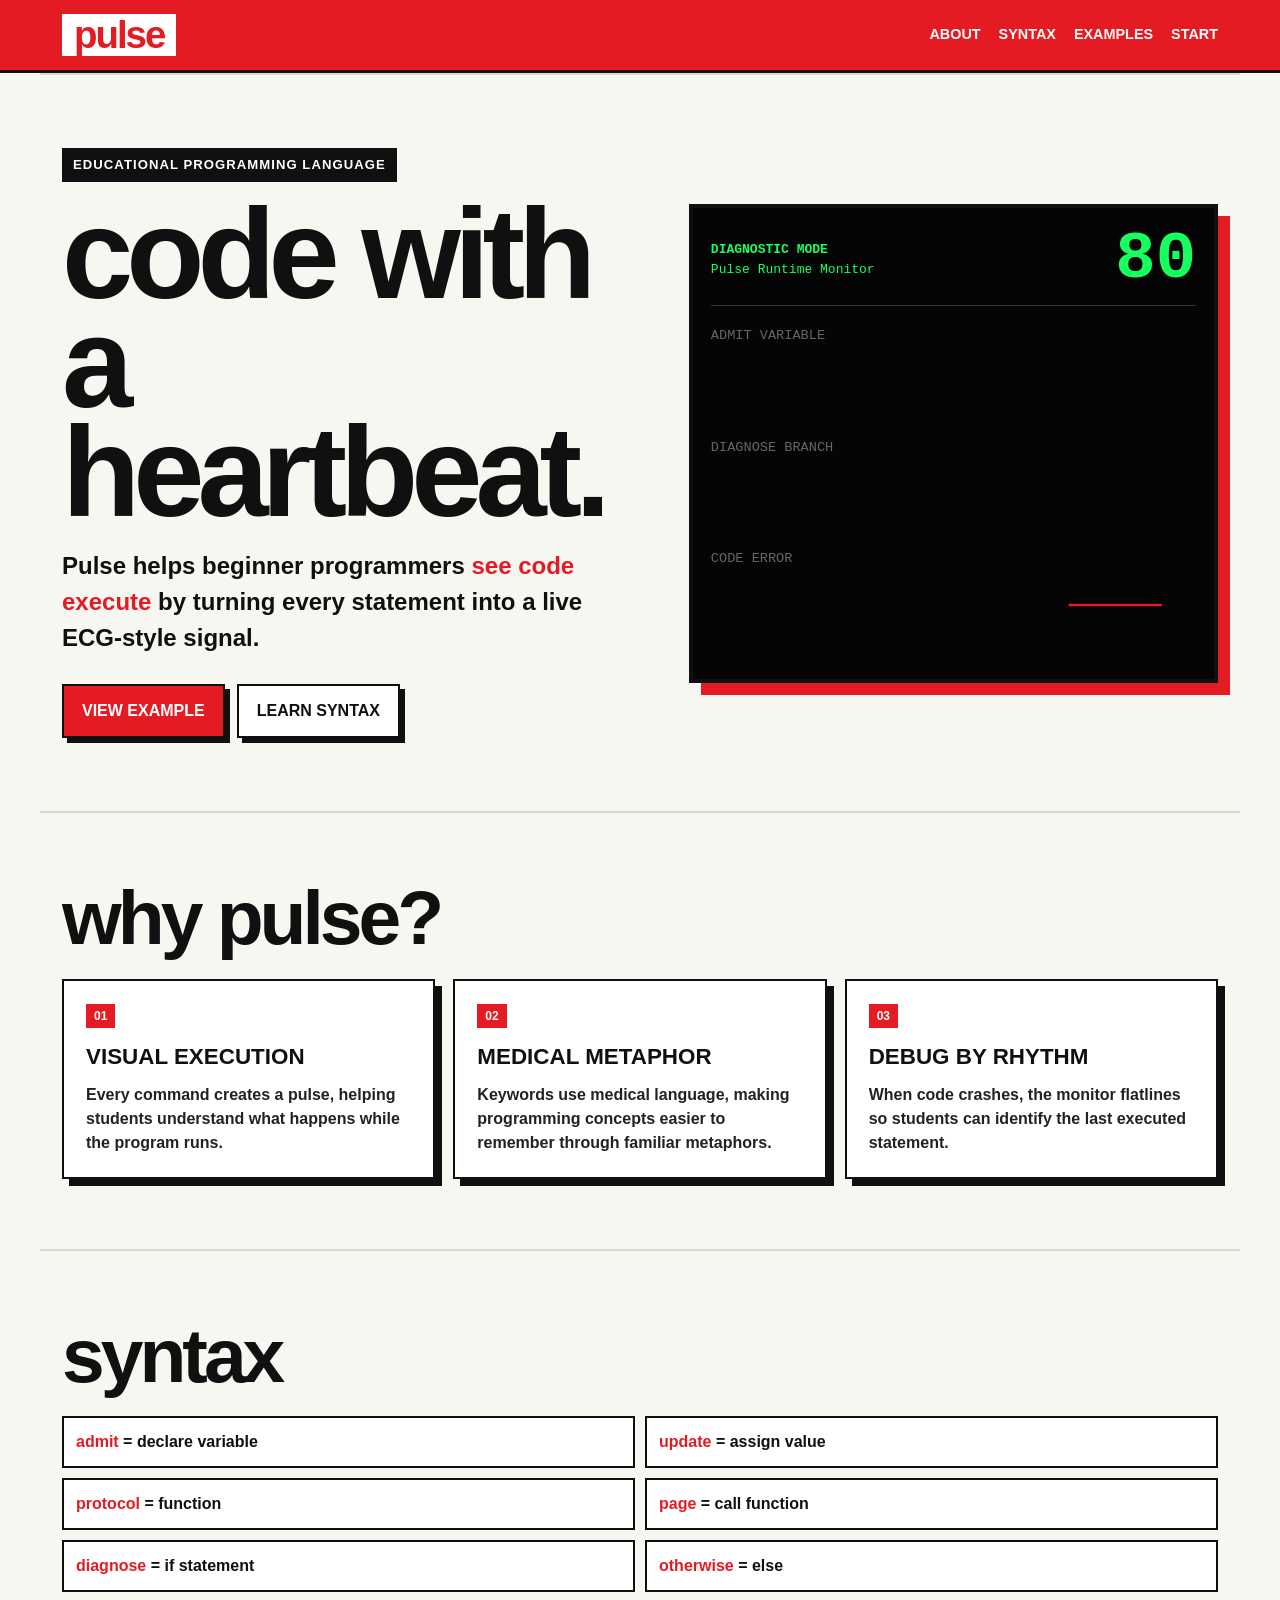
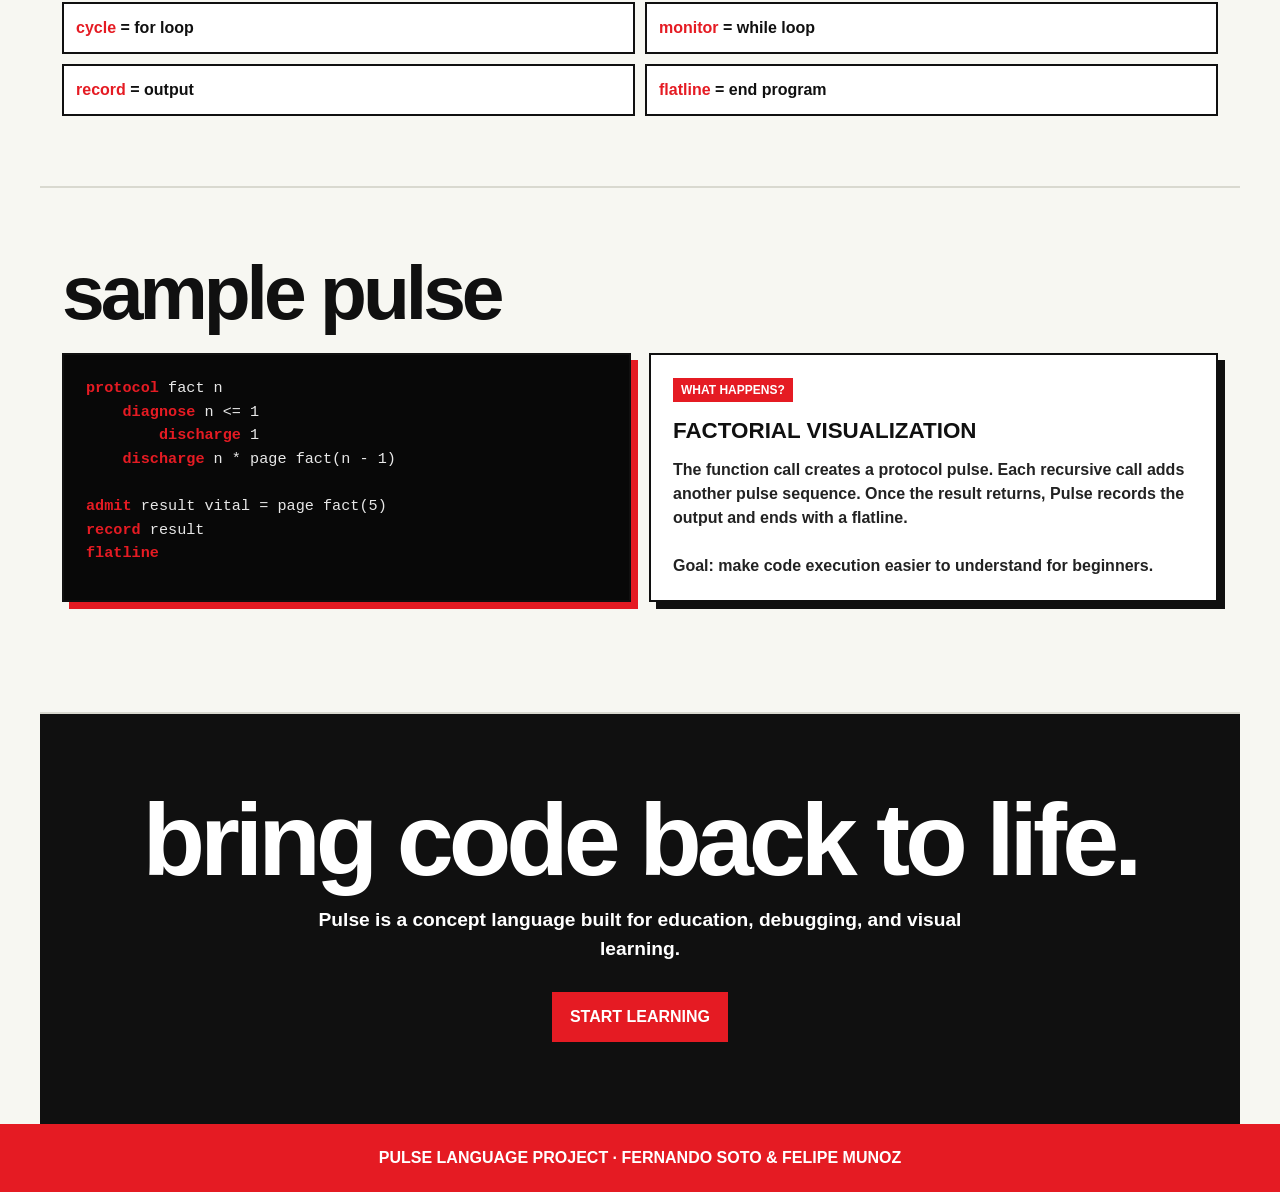
<file: index.html>
<!DOCTYPE html>
<html lang="en">
<head>
  <meta charset="UTF-8" />
  <meta name="viewport" content="width=device-width, initial-scale=1.0" />
  <title>Pulse Programming Language</title>
  <style>
    * {
      margin: 0;
      padding: 0;
      box-sizing: border-box;
    }

    :root {
      --bg: #f7f7f2;
      --ink: #101010;
      --red: #e51b23;
      --green: #16ff5f;
      --cyan: #00d9ff;
      --purple: #d85cff;
      --muted: #666;
      --line: #d9d9d0;
      --monitor: #050505;
    }

    html {
      scroll-behavior: smooth;
    }

    body {
      font-family: Arial, Helvetica, sans-serif;
      background: var(--bg);
      color: var(--ink);
      line-height: 1.5;
    }

    .top-bar {
      position: sticky;
      top: 0;
      z-index: 50;
      background: var(--red);
      color: white;
      border-bottom: 3px solid var(--ink);
    }

    .nav {
      max-width: 1200px;
      margin: 0 auto;
      padding: 14px 22px;
      display: flex;
      align-items: center;
      justify-content: space-between;
      gap: 20px;
    }

    .brand {
      font-size: clamp(1.7rem, 3vw, 2.6rem);
      font-weight: 900;
      letter-spacing: -2px;
      background: white;
      color: var(--red);
      padding: 2px 12px;
      line-height: 1;
      text-transform: lowercase;
    }

    .nav-links {
      display: flex;
      gap: 18px;
      flex-wrap: wrap;
      justify-content: flex-end;
    }

    .nav-links a {
      color: white;
      text-decoration: none;
      font-weight: 700;
      font-size: 0.9rem;
      text-transform: uppercase;
    }

    .nav-links a:hover {
      text-decoration: underline;
    }

    .hero {
      min-height: 82vh;
      display: grid;
      grid-template-columns: 1.05fr 0.95fr;
      align-items: center;
      max-width: 1200px;
      margin: 0 auto;
      padding: 70px 22px;
      gap: 42px;
    }

    .eyebrow {
      display: inline-block;
      background: var(--ink);
      color: white;
      padding: 7px 11px;
      font-size: 0.82rem;
      font-weight: 800;
      letter-spacing: 0.08em;
      text-transform: uppercase;
      margin-bottom: 18px;
    }

    h1 {
      font-size: clamp(4rem, 10vw, 9rem);
      line-height: 0.85;
      letter-spacing: -7px;
      text-transform: lowercase;
      margin-bottom: 22px;
    }

    .hero-copy {
      max-width: 660px;
      font-size: clamp(1.1rem, 2vw, 1.5rem);
      font-weight: 700;
      margin-bottom: 28px;
    }

    .hero-copy span {
      color: var(--red);
    }

    .button-row {
      display: flex;
      flex-wrap: wrap;
      gap: 12px;
    }

    .btn {
      display: inline-block;
      padding: 13px 18px;
      border: 2px solid var(--ink);
      text-decoration: none;
      color: var(--ink);
      font-weight: 900;
      text-transform: uppercase;
      box-shadow: 5px 5px 0 var(--ink);
      transition: 0.15s ease;
      background: white;
    }

    .btn:hover {
      transform: translate(3px, 3px);
      box-shadow: 2px 2px 0 var(--ink);
    }

    .btn.primary {
      background: var(--red);
      color: white;
    }

    .monitor-card {
      background: var(--monitor);
      color: white;
      border: 4px solid var(--ink);
      box-shadow: 12px 12px 0 var(--red);
      padding: 18px;
      min-height: 390px;
    }

    .monitor-top {
      display: flex;
      justify-content: space-between;
      align-items: center;
      border-bottom: 1px solid #333;
      padding-bottom: 12px;
      margin-bottom: 18px;
      font-family: monospace;
      color: var(--green);
    }

    .bpm {
      font-size: 4.2rem;
      line-height: 1;
      color: var(--green);
      font-weight: 900;
    }

    .wave-row {
      margin: 20px 0;
    }

    .wave-label {
      font-family: monospace;
      color: var(--muted);
      font-size: 0.85rem;
      margin-bottom: 6px;
      text-transform: uppercase;
    }

    svg {
      width: 100%;
      height: 58px;
      overflow: visible;
    }

    .pulse-line {
      fill: none;
      stroke-width: 3;
      stroke-linecap: round;
      stroke-linejoin: round;
      stroke-dasharray: 700;
      stroke-dashoffset: 700;
      animation: draw 3s infinite linear;
    }

    .green { stroke: var(--green); }
    .cyan { stroke: var(--cyan); }
    .purple { stroke: var(--purple); }
    .red { stroke: var(--red); }

    @keyframes draw {
      to { stroke-dashoffset: 0; }
    }

    section {
      max-width: 1200px;
      margin: 0 auto;
      padding: 70px 22px;
      border-top: 2px solid var(--line);
    }

    .section-title {
      font-size: clamp(2.4rem, 6vw, 5.5rem);
      line-height: 0.9;
      letter-spacing: -4px;
      text-transform: lowercase;
      margin-bottom: 26px;
    }

    .grid-3 {
      display: grid;
      grid-template-columns: repeat(3, 1fr);
      gap: 18px;
    }

    .card {
      background: white;
      border: 2px solid var(--ink);
      padding: 22px;
      box-shadow: 7px 7px 0 var(--ink);
    }

    .card h3 {
      font-size: 1.4rem;
      margin-bottom: 10px;
      text-transform: uppercase;
    }

    .card p,
    .card li {
      color: #222;
      font-weight: 600;
    }

    .tag {
      display: inline-block;
      background: var(--red);
      color: white;
      font-weight: 900;
      padding: 3px 8px;
      margin-bottom: 12px;
      font-size: 0.75rem;
      text-transform: uppercase;
    }

    .code-layout {
      display: grid;
      grid-template-columns: 1fr 1fr;
      gap: 18px;
      align-items: stretch;
    }

    pre {
      background: #080808;
      color: #e8e8e8;
      border: 2px solid var(--ink);
      padding: 22px;
      overflow-x: auto;
      min-height: 100%;
      font-size: 0.95rem;
      line-height: 1.55;
      box-shadow: 7px 7px 0 var(--red);
    }

    code {
      font-family: Consolas, Monaco, monospace;
    }

    .keyword {
      color: var(--red);
      font-weight: bold;
    }

    .keyword-list {
      list-style: none;
      display: grid;
      grid-template-columns: repeat(2, 1fr);
      gap: 10px;
    }

    .keyword-list li {
      background: white;
      border: 2px solid var(--ink);
      padding: 12px;
      font-weight: 800;
    }

    .keyword-list span {
      color: var(--red);
    }

    .cta {
      background: var(--ink);
      color: white;
      text-align: center;
      padding: 80px 22px;
      margin-top: 40px;
    }

    .cta h2 {
      font-size: clamp(2.8rem, 8vw, 7rem);
      letter-spacing: -5px;
      line-height: 0.9;
      margin-bottom: 20px;
      text-transform: lowercase;
    }

    .cta p {
      font-size: 1.2rem;
      max-width: 720px;
      margin: 0 auto 26px;
      font-weight: 700;
    }

    footer {
      background: var(--red);
      color: white;
      text-align: center;
      padding: 22px;
      font-weight: 900;
      text-transform: uppercase;
    }

    @media (max-width: 850px) {
      .hero,
      .code-layout,
      .grid-3 {
        grid-template-columns: 1fr;
      }

      .nav {
        align-items: flex-start;
        flex-direction: column;
      }

      h1 {
        letter-spacing: -4px;
      }

      .keyword-list {
        grid-template-columns: 1fr;
      }
    }
  </style>
</head>
<body>
  <header class="top-bar">
    <nav class="nav">
      <div class="brand">pulse</div>
      <div class="nav-links">
        <a href="#about">About</a>
        <a href="#syntax">Syntax</a>
        <a href="#examples">Examples</a>
        <a href="#download">Start</a>
      </div>
    </nav>
  </header>

  <main>
    <section class="hero">
      <div>
        <span class="eyebrow">educational programming language</span>
        <h1>code with a heartbeat.</h1>
        <p class="hero-copy">
          Pulse helps beginner programmers <span>see code execute</span> by turning every statement into a live ECG-style signal.
        </p>
        <div class="button-row">
          <a class="btn primary" href="#examples">View Example</a>
          <a class="btn" href="#syntax">Learn Syntax</a>
        </div>
      </div>

      <aside class="monitor-card" aria-label="ECG visualization preview">
        <div class="monitor-top">
          <div>
            <strong>DIAGNOSTIC MODE</strong><br />
            Pulse Runtime Monitor
          </div>
          <div class="bpm">80</div>
        </div>

        <div class="wave-row">
          <div class="wave-label">admit variable</div>
          <svg viewBox="0 0 500 70">
            <path class="pulse-line green" d="M0 35 L50 35 L65 10 L80 60 L95 35 L160 35 L175 15 L190 55 L205 35 L285 35 L300 8 L315 62 L330 35 L500 35" />
          </svg>
        </div>

        <div class="wave-row">
          <div class="wave-label">diagnose branch</div>
          <svg viewBox="0 0 500 70">
            <path class="pulse-line cyan" d="M0 38 C35 5, 70 5, 105 38 S175 71, 210 38 S280 5, 315 38 S385 71, 420 38 S470 12, 500 35" />
          </svg>
        </div>

        <div class="wave-row">
          <div class="wave-label">code error</div>
          <svg viewBox="0 0 500 70">
            <path class="pulse-line red" d="M0 35 L70 35 L85 8 L100 62 L115 8 L130 62 L145 35 L230 35 L245 8 L260 62 L275 8 L290 62 L305 35 L500 35" />
          </svg>
        </div>
      </aside>
    </section>

    <section id="about">
      <h2 class="section-title">why pulse?</h2>
      <div class="grid-3">
        <article class="card">
          <span class="tag">01</span>
          <h3>Visual Execution</h3>
          <p>Every command creates a pulse, helping students understand what happens while the program runs.</p>
        </article>
        <article class="card">
          <span class="tag">02</span>
          <h3>Medical Metaphor</h3>
          <p>Keywords use medical language, making programming concepts easier to remember through familiar metaphors.</p>
        </article>
        <article class="card">
          <span class="tag">03</span>
          <h3>Debug by Rhythm</h3>
          <p>When code crashes, the monitor flatlines so students can identify the last executed statement.</p>
        </article>
      </div>
    </section>

    <section id="syntax">
      <h2 class="section-title">syntax</h2>
      <ul class="keyword-list">
        <li><span>admit</span> = declare variable</li>
        <li><span>update</span> = assign value</li>
        <li><span>protocol</span> = function</li>
        <li><span>page</span> = call function</li>
        <li><span>diagnose</span> = if statement</li>
        <li><span>otherwise</span> = else</li>
        <li><span>cycle</span> = for loop</li>
        <li><span>monitor</span> = while loop</li>
        <li><span>record</span> = output</li>
        <li><span>flatline</span> = end program</li>
      </ul>
    </section>

    <section id="examples">
      <h2 class="section-title">sample pulse</h2>
      <div class="code-layout">
        <pre><code><span class="keyword">protocol</span> fact n
    <span class="keyword">diagnose</span> n &lt;= 1
        <span class="keyword">discharge</span> 1
    <span class="keyword">discharge</span> n * page fact(n - 1)

<span class="keyword">admit</span> result vital = page fact(5)
<span class="keyword">record</span> result
<span class="keyword">flatline</span></code></pre>

        <article class="card">
          <span class="tag">what happens?</span>
          <h3>Factorial Visualization</h3>
          <p>The function call creates a protocol pulse. Each recursive call adds another pulse sequence. Once the result returns, Pulse records the output and ends with a flatline.</p>
          <br />
          <p><strong>Goal:</strong> make code execution easier to understand for beginners.</p>
        </article>
      </div>
    </section>

    <section id="download" class="cta">
      <h2>bring code back to life.</h2>
      <p>Pulse is a concept language built for education, debugging, and visual learning.</p>
      <a class="btn primary" href="#syntax">Start Learning</a>
    </section>
  </main>

  <footer>
    Pulse Language Project · Fernando Soto & Felipe Munoz
  </footer>
</body>
</html>
</file>
